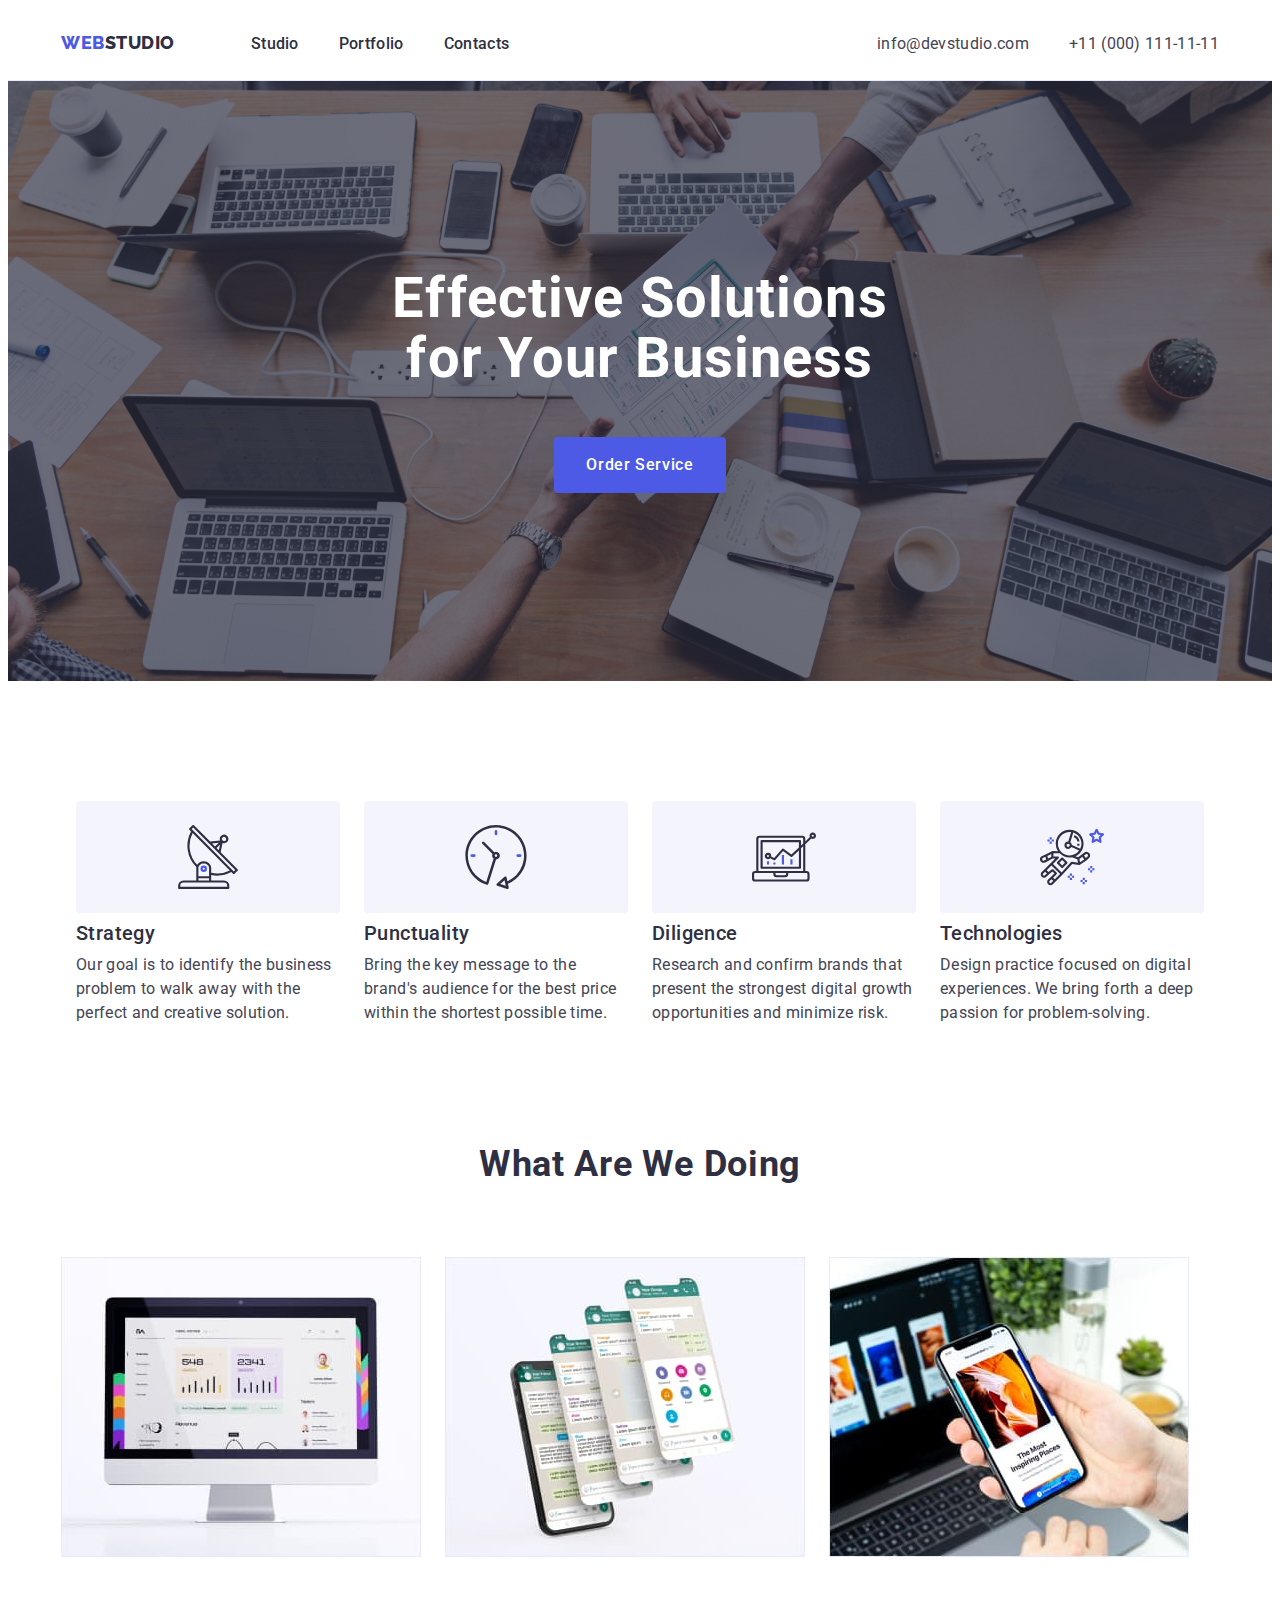
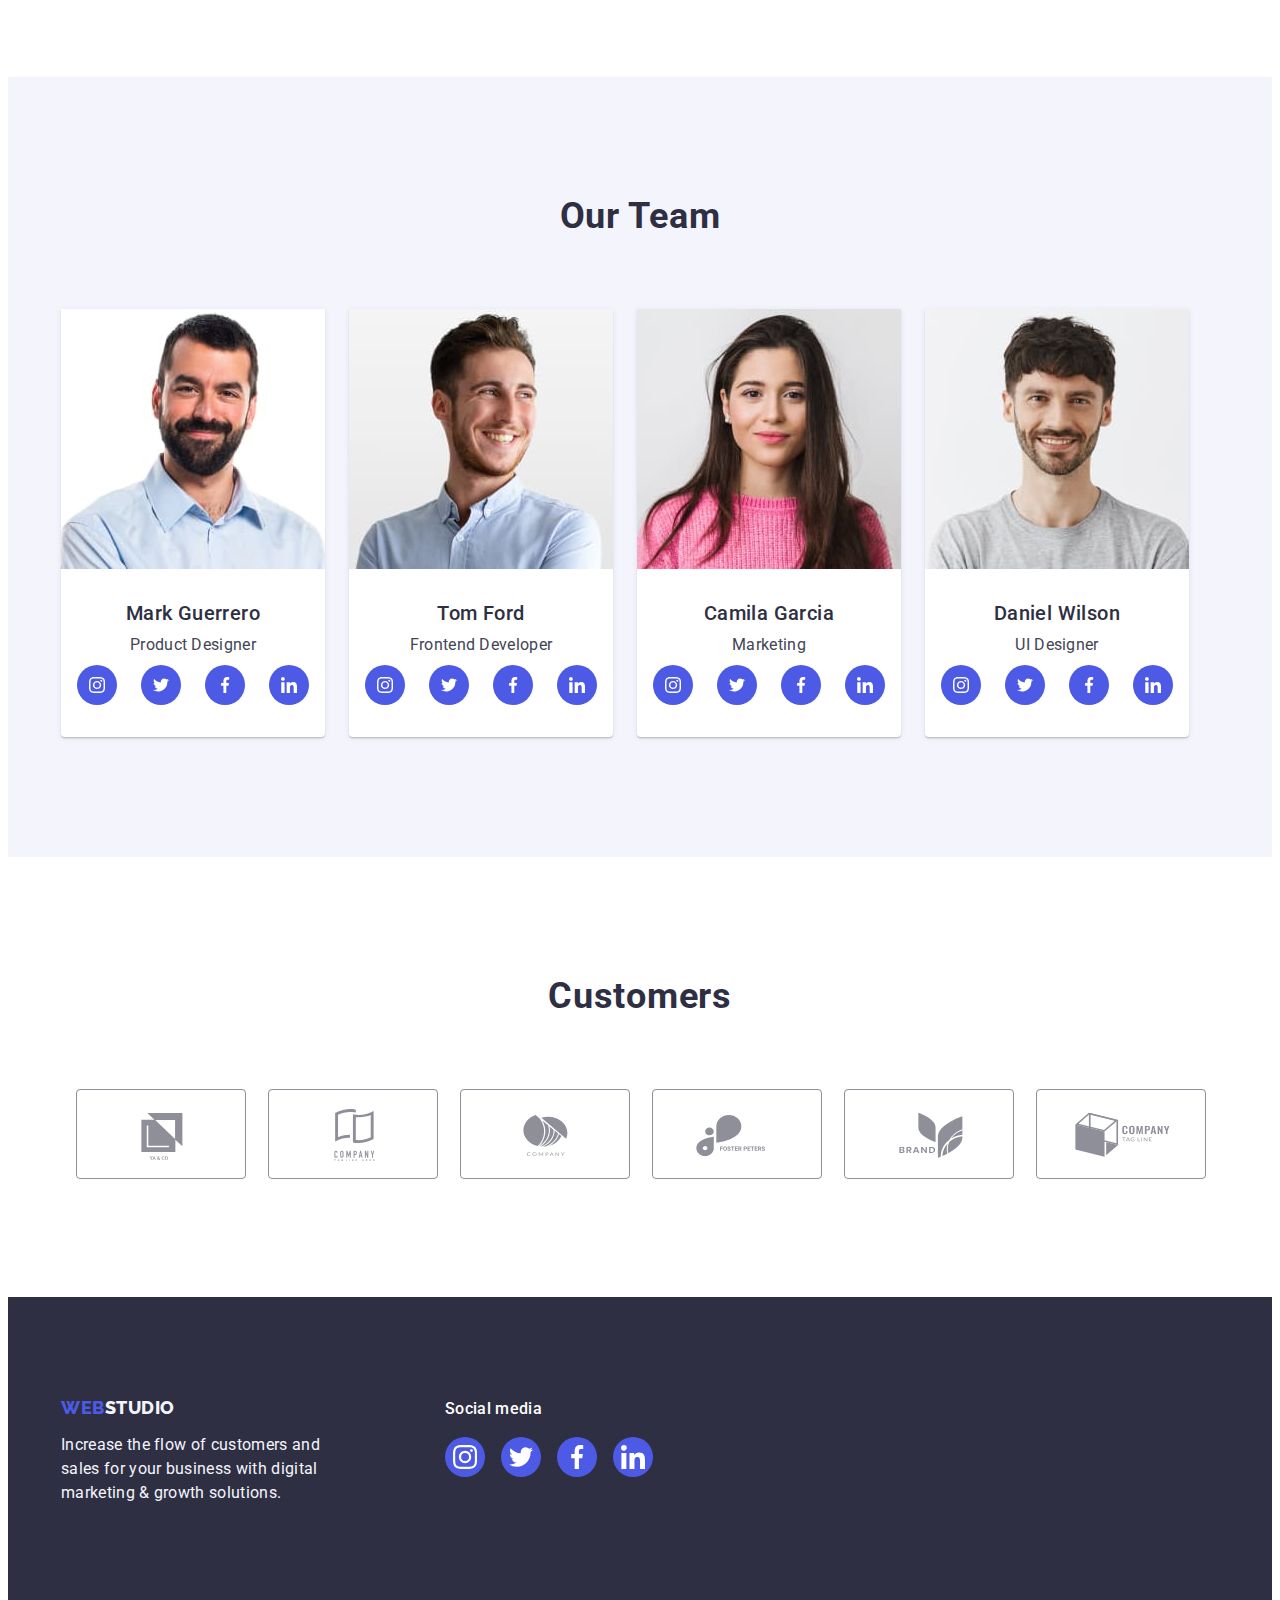
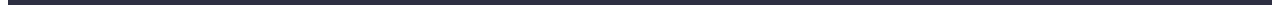
<file: index.html>
<!DOCTYPE html>
<html lang="en">
  <head>
    <meta charset="UTF-8" />
    <meta http-equiv="X-UA-Compatible" content="IE=edge" />
    <meta name="viewport" content="width=device-width, initial-scale=1.0" />
    <title>Web Studio</title>
    <link rel="preconnect" href="https://fonts.googleapis.com" />
    <link rel="preconnect" href="https://fonts.gstatic.com" crossorigin />
    <link
      href="https://fonts.googleapis.com/css2?family=Raleway:wght@800&family=Roboto:wght@400;500;700&display=swap"
      rel="stylesheet"
    />
    <link
      rel="stylesheet"
      href="https://cdnjs.cloudflare.com/ajax/libs/modern-normalize/1.1.0/modern-normalize.min.css"
      integrity="sha512-wpPYUAdjBVSE4KJnH1VR1HeZfpl1ub8YT/NKx4PuQ5NmX2tKuGu6U/JRp5y+Y8XG2tV+wKQpNHVUX03MfMFn9Q=="
      crossorigin="anonymous"
      referrerpolicy="no-referrer"
    />
    <link rel="stylesheet" href="./css/styles.css" />
  </head>
  <body>
    <!--Site header-->

    <header class="header">
      <div class="container main-cont">
        <nav class="header-navigation">
          <a href="./index.html" class="header-logo link">
            Web<span class="nav-logo">Studio</span>
          </a>
          <ul class="header-list list">
            <li class="header-item">
              <a href="./index.html" class="header-link link">Studio</a>
            </li>
            <li class="header-item">
              <a href="./portfolio.html" class="header-link link">Portfolio</a>
            </li>
            <li class="header-item">
              <a href="" class="header-link link">Contacts</a>
            </li>
          </ul>
        </nav>
        <address class="header-contacts">
          <ul class="site-nav list">
            <li class="header-item">
              <a href="mailto:info@devstudio.com" class="contacts link"
                >info@devstudio.com</a
              >
            </li>
            <li class="header-item">
              <a href="tel:+11(000)1111111" class="contacts link"
                >+11 (000) 111-11-11</a
              >
            </li>
          </ul>
        </address>
      </div>
    </header>

    <main>
      <!--Hero Image  -->
      <section class="hero">
        <div class="container">
          <h1 class="hero-title">Effective Solutions for Your Business</h1>
          <button type="button" class="hero-btn primary-btn">
            Order Service
          </button>
        </div>
      </section>

      <!--Short description-->
      <section class="section">
        <div class="container">
          <h2 class="visually-hidden">Work examples</h2>
          <ul class="section-list list">
            <li class="list-item">
              <div class="description-list-icon">
                <svg class="description-icon" width="64" height="64">
                  <use href="./images/description.svg#icon-antenna"></use>
                </svg>
              </div>

              <h3 class="list-title">Strategy</h3>
              <p class="list-text">
                Our goal is to identify the business problem to walk away with
                the perfect and creative solution.
              </p>
            </li>
            <li class="list-item">
              <div class="description-list-icon">
                <svg class="description-icon" width="64" height="64">
                  <use href="./images/description.svg#icon-clock"></use>
                </svg>
              </div>
              <h3 class="list-title">Punctuality</h3>
              <p class="list-text">
                Bring the key message to the brand's audience for the best price
                within the shortest possible time.
              </p>
            </li>
            <li class="list-item">
              <div class="description-list-icon">
                <svg class="description-icon" width="64" height="64">
                  <use href="./images/description.svg#icon-diagram"></use>
                </svg>
              </div>

              <h3 class="list-title">Diligence</h3>
              <p class="list-text">
                Research and confirm brands that present the strongest digital
                growth opportunities and minimize risk.
              </p>
            </li>
            <li class="list-item">
              <div class="description-list-icon">
                <svg class="description-icon" width="64" height="64">
                  <use href="./images/description.svg#icon-astronaut"></use>
                </svg>
              </div>

              <h3 class="list-title">Technologies</h3>
              <p class="list-text">
                Design practice focused on digital experiences. We bring forth a
                deep passion for problem-solving.
              </p>
            </li>
          </ul>
        </div>
      </section>

      <!--What are we doing?-->
      <section class="section third">
        <div class="container">
          <h2 class="section-title">What Are We Doing</h2>
          <ul class="third-list list">
            <li class="third-item">
              <img
                src="./images/work-1.jpg"
                alt="What are we doing"
                width="360"
                height="300"
                class="img"
              />
            </li>
            <li class="third-item">
              <img
                src="./images/work-2.jpg"
                alt="What are we doing"
                width="360"
                height="300"
                class="img"
              />
            </li>
            <li class="third-item">
              <img
                src="./images/work-3.jpg"
                alt="What are we doing"
                width="360"
                height="300"
                class="img"
              />
            </li>
          </ul>
        </div>
      </section>

      <!--Our team-->
      <section class="section-team">
        <div class="container">
          <h2 class="team-title">Our Team</h2>
          <ul class="team-list list">
            <li class="team-item">
              <img
                src="./images/prod_des.jpg"
                alt="Product Designer"
                width="264"
                height="260"
                class="img"
              />
              <div class="card-text">
                <h3 class="list-title team">Mark Guerrero</h3>
                <p class="list-text team">Product Designer</p>
                <ul class="soc-list list">
                  <li class="soc-item">
                    <a href="" class="soc-link foot link">
                      <svg class="soc-icon" width="16" height="16">
                        <use href="./images/icon.svg#icon-instagram-2"></use>
                      </svg>
                    </a>
                  </li>
                  <li class="soc-item">
                    <a href="" class="soc-link link">
                      <svg class="soc-icon" width="16" height="16">
                        <use href="./images/icon.svg#icon-twitter-1"></use>
                      </svg>
                    </a>
                  </li>
                  <li class="soc-item">
                    <a href="" class="soc-link link">
                      <svg class="soc-icon" width="16" height="16">
                        <use href="./images/icon.svg#icon-facebook-1"></use>
                      </svg>
                    </a>
                  </li>
                  <li class="soc-item">
                    <a href="" class="soc-link link">
                      <svg class="soc-icon" width="16" height="16">
                        <use href="./images/icon.svg#icon-linkedin-1"></use>
                      </svg>
                    </a>
                  </li>
                </ul>
              </div>
            </li>
            <li class="team-item">
              <img
                src="./images/front_dev.jpg"
                alt="Frontend Developer"
                width="264"
                height="260"
                class="img"
              />
              <div class="card-text">
                <h3 class="list-title team">Tom Ford</h3>
                <p class="list-text team">Frontend Developer</p>
                <ul class="soc-list list">
                  <li class="soc-item">
                    <a href="" class="soc-link link">
                      <svg class="soc-icon" width="16" height="16">
                        <use href="./images/icon.svg#icon-instagram-2"></use>
                      </svg>
                    </a>
                  </li>
                  <li class="soc-item">
                    <a href="" class="soc-link link">
                      <svg class="soc-icon" width="16" height="16">
                        <use href="./images/icon.svg#icon-twitter-1"></use>
                      </svg>
                    </a>
                  </li>
                  <li class="soc-item">
                    <a href="" class="soc-link link">
                      <svg class="soc-icon" width="16" height="16">
                        <use href="./images/icon.svg#icon-facebook-1"></use>
                      </svg>
                    </a>
                  </li>
                  <li class="soc-item">
                    <a href="" class="soc-link link">
                      <svg class="soc-icon" width="16" height="16">
                        <use href="./images/icon.svg#icon-linkedin-1"></use>
                      </svg>
                    </a>
                  </li>
                </ul>
              </div>
            </li>
            <li class="team-item">
              <img
                src="./images/marketing.jpg"
                alt="Marketing"
                width="264"
                height="260"
                class="img"
              />
              <div class="card-text">
                <h3 class="list-title team">Camila Garcia</h3>
                <p class="list-text team">Marketing</p>
                <ul class="soc-list list">
                  <li class="soc-item">
                    <a href="" class="soc-link link">
                      <svg class="soc-icon" width="16" height="16">
                        <use href="./images/icon.svg#icon-instagram-2"></use>
                      </svg>
                    </a>
                  </li>
                  <li class="soc-item">
                    <a href="" class="soc-link link">
                      <svg class="soc-icon" width="16" height="16">
                        <use href="./images/icon.svg#icon-twitter-1"></use>
                      </svg>
                    </a>
                  </li>
                  <li class="soc-item">
                    <a href="" class="soc-link link">
                      <svg class="soc-icon" width="16" height="16">
                        <use href="./images/icon.svg#icon-facebook-1"></use>
                      </svg>
                    </a>
                  </li>
                  <li class="soc-item">
                    <a href="" class="soc-link link">
                      <svg class="soc-icon" width="16" height="16">
                        <use href="./images/icon.svg#icon-linkedin-1"></use>
                      </svg>
                    </a>
                  </li>
                </ul>
              </div>
            </li>
            <li class="team-item">
              <img
                src="./images/ul_des.jpg"
                alt="UI Designer"
                width="264"
                height="260"
                class="img"
              />
              <div class="card-text">
                <h3 class="list-title team">Daniel Wilson</h3>
                <p class="list-text team">UI Designer</p>
                <ul class="soc-list list">
                  <li class="soc-item">
                    <a href="" class="soc-link link">
                      <svg class="soc-icon" width="16" height="16">
                        <use href="./images/icon.svg#icon-instagram-2"></use>
                      </svg>
                    </a>
                  </li>
                  <li class="soc-item">
                    <a href="" class="soc-link link">
                      <svg class="soc-icon" width="16" height="16">
                        <use href="./images/icon.svg#icon-twitter-1"></use>
                      </svg>
                    </a>
                  </li>
                  <li class="soc-item">
                    <a href="" class="soc-link link">
                      <svg class="soc-icon" width="16" height="16">
                        <use href="./images/icon.svg#icon-facebook-1"></use>
                      </svg>
                    </a>
                  </li>
                  <li class="soc-item">
                    <a href="" class="soc-link link">
                      <svg class="soc-icon" width="16" height="16">
                        <use href="./images/icon.svg#icon-linkedin-1"></use>
                      </svg>
                    </a>
                  </li>
                </ul>
              </div>
            </li>
          </ul>
        </div>
      </section>

      <!--Customers -->
      <section class="section customer">
        <div class="container">
          <h2 class="section-title">Customers</h2>
          <ul class="customer-list list">
            <li class="customer-item">
              <a href="" class="customer-link link">
                <svg class="customer-icon" width="104" height="56">
                  <use href="./images/customer.svg#icon-customer-1"></use>
                </svg>
              </a>
            </li>
            <li class="customer-item">
              <a href="" class="customer-link link">
                <svg class="customer-icon" width="104" height="56">
                  <use href="./images/customer.svg#icon-customer-2"></use>
                </svg>
              </a>
            </li>
            <li class="customer-item">
              <a href="" class="customer-link link">
                <svg class="customer-icon" width="104" height="56">
                  <use href="./images/customer.svg#icon-customer-3"></use>
                </svg>
              </a>
            </li>
            <li class="customer-item">
              <a href="" class="customer-link link">
                <svg class="customer-icon" width="104" height="56">
                  <use href="./images/customer.svg#icon-customer-4"></use>
                </svg>
              </a>
            </li>
            <li class="customer-item">
              <a href="" class="customer-link link">
                <svg class="customer-icon" width="104" height="56">
                  <use href="./images/customer.svg#icon-customer-5"></use>
                </svg>
              </a>
            </li>
            <li class="customer-item">
              <a href="" class="customer-link link">
                <svg class="customer-icon" width="104" height="56">
                  <use href="./images/customer.svg#icon-customer-6"></use>
                </svg>
              </a>
            </li>
          </ul>
        </div>
      </section>
    </main>

    <!--Footer-->
    <footer class="footer">
      <div class="container">
        <div class="footer-content">
          <a href="./index.html" class="footer-logo link">
            Web<span class="footer-link-logo">Studio</span>
          </a>
          <p class="footer-text">
            Increase the flow of customers and sales for your business with
            digital marketing & growth solutions.
          </p>
        </div>

        <div class="footer-soc">
          <p class="footer-title">Social media</p>
          <ul class="footer-list list">
            <li class="footer-item">
              <a href="" class="footer-link link">
                <svg class="footer-icon" width="24" height="24">
                  <use href="./images/footer-icon.svg#icon-instagram"></use>
                </svg>
              </a>
            </li>
            <li class="footer-item">
              <a href="" class="footer-link link">
                <svg class="footer-icon" width="24" height="24">
                  <use href="./images/footer-icon.svg#icon-twitter"></use>
                </svg>
              </a>
            </li>
            <li class="footer-item">
              <a href="" class="footer-link link">
                <svg class="footer-icon" width="24" height="24">
                  <use href="./images/footer-icon.svg#icon-facebook"></use>
                </svg>
              </a>
            </li>
            <li class="footer-item">
              <a href="" class="footer-link link">
                <svg class="footer-icon" width="24" height="24">
                  <use href="./images/footer-icon.svg#icon-linkedin"></use>
                </svg>
              </a>
            </li>
          </ul>
        </div>
      </div>
    </footer>
  </body>
</html>
</file>
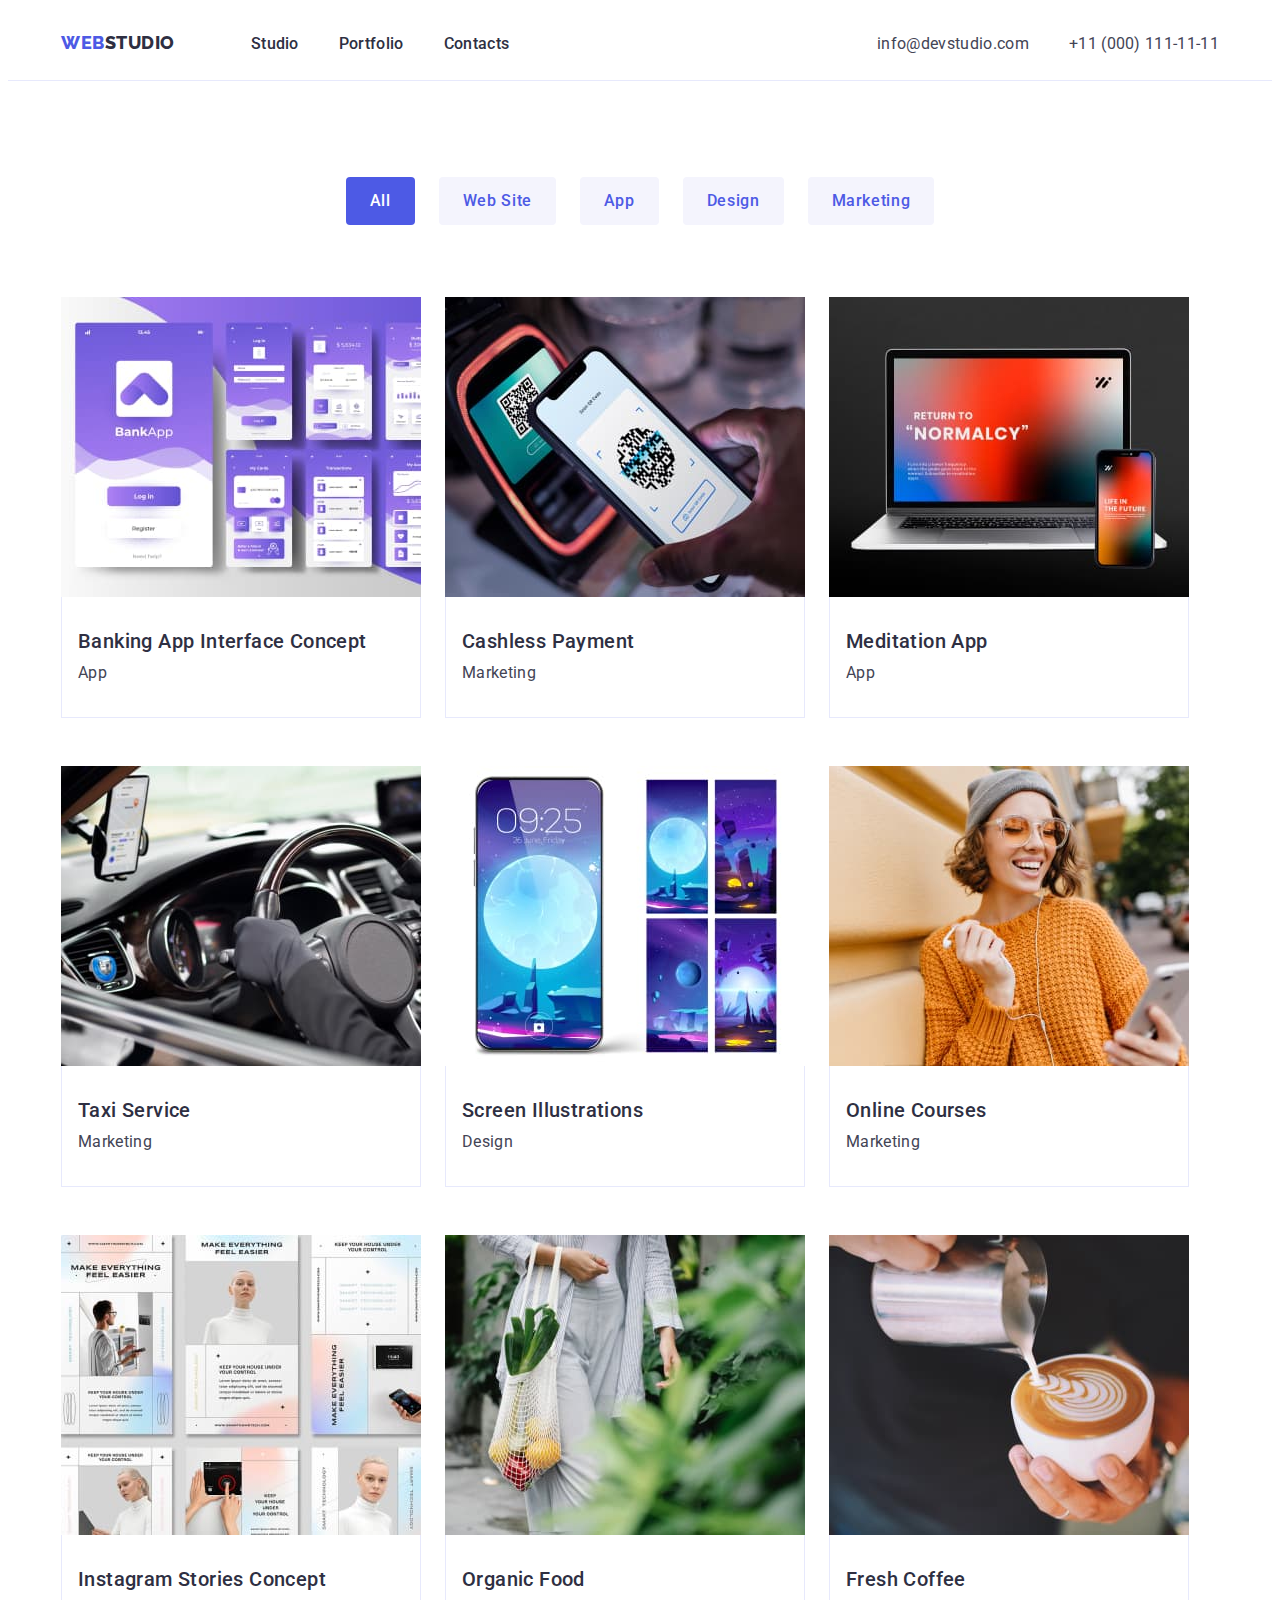
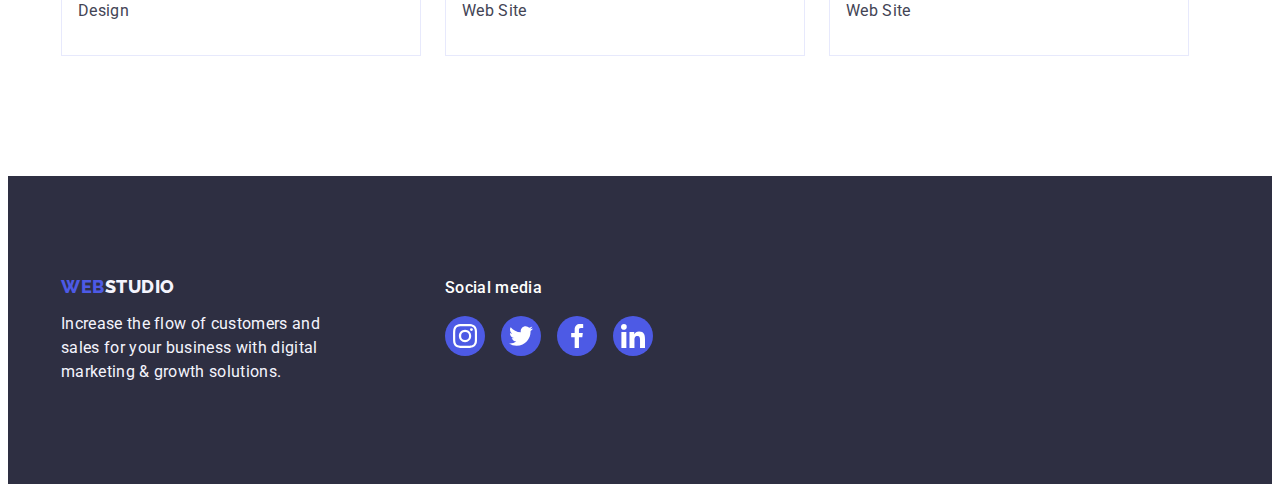
<file: portfolio.html>
<!DOCTYPE html>
<html lang="en">
  <head>
    <meta charset="UTF-8" />
    <meta http-equiv="X-UA-Compatible" content="IE=edge" />
    <meta name="viewport" content="width=device-width, initial-scale=1.0" />
    <title>Web Studio</title>
    <link rel="preconnect" href="https://fonts.googleapis.com" />
    <link rel="preconnect" href="https://fonts.gstatic.com" crossorigin />
    <link
      href="https://fonts.googleapis.com/css2?family=Raleway:wght@800&family=Roboto:wght@400;500;700&display=swap"
      rel="stylesheet"
    />
    <link
      rel="stylesheet"
      href="https://cdnjs.cloudflare.com/ajax/libs/modern-normalize/1.1.0/modern-normalize.min.css"
      integrity="sha512-wpPYUAdjBVSE4KJnH1VR1HeZfpl1ub8YT/NKx4PuQ5NmX2tKuGu6U/JRp5y+Y8XG2tV+wKQpNHVUX03MfMFn9Q=="
      crossorigin="anonymous"
      referrerpolicy="no-referrer"
    />
    <link rel="stylesheet" href="./css/styles.css" />
  </head>
  <body>
    <!--Site header-->
    <header class="header">
      <div class="container main-cont">
        <nav class="header-navigation">
          <a href="./index.html" class="header-logo link">
            Web<span class="nav-logo">Studio</span>
          </a>
          <ul class="header-list list">
            <li class="header-item">
              <a href="./index.html" class="header-link link">Studio</a>
            </li>
            <li class="header-item">
              <a href="./portfolio.html" class="header-link link">Portfolio</a>
            </li>
            <li class="header-item">
              <a href="" class="header-link link">Contacts</a>
            </li>
          </ul>
        </nav>
        <address class="header-contacts">
          <ul class="site-nav list">
            <li class="header-item">
              <a href="mailto:info@devstudio.com" class="contacts link"
                >info@devstudio.com</a
              >
            </li>
            <li class="header-item">
              <a href="tel:+11(000)1111111" class="contacts link"
                >+11 (000) 111-11-11</a
              >
            </li>
          </ul>
        </address>
      </div>
    </header>

    <main>
      <!-- Filter -->
      <section class="filter-section">
        <div class="container">
          <h1 class="visually-hidden">Filter</h1>
          <ul class="filter-list list">
            <li class="filter-item">
              <button class="portfolio-btn primary-btn" type="button">
                All
              </button>
            </li>
            <li class="filter-item">
              <button class="filter-btn primary-btn" type="button">
                Web Site
              </button>
            </li>
            <li class="filter-item">
              <button class="filter-btn primary-btn" type="button">App</button>
            </li>
            <li class="filter-item">
              <button class="filter-btn primary-btn" type="button">
                Design
              </button>
            </li>
            <li class="filter-item">
              <button class="filter-btn primary-btn" type="button">
                Marketing
              </button>
            </li>
          </ul>

          <ul class="portfolio-list list">
            <li class="portfolio-item list">
              <a href="" class="portfolio-link link">
                <img
                  src="./images/filter-1.jpg"
                  alt="Banking App Interface Concept"
                  width="360"
                  height="300"
                  class="img"
                />
                <div class="card-text border">
                  <h2 class="portfolio-title">Banking App Interface Concept</h2>
                  <p class="portfolio-text">App</p>
                </div>
              </a>
            </li>
            <li class="portfolio-item list">
              <a href="" class="portfolio-link link">
                <img
                  src="./images/filter-2.jpg"
                  alt="Cashless Payment"
                  width="360"
                  height="300"
                  class="img"
                />
                <div class="card-text border">
                  <h2 class="portfolio-title">Cashless Payment</h2>
                  <p class="portfolio-text">Marketing</p>
                </div>
              </a>
            </li>
            <li class="portfolio-item list">
              <a href="" class="portfolio-link link">
                <img
                  src="./images/filter-3.jpg"
                  alt="Meditation App"
                  width="360"
                  height="300"
                  class="img"
                />
                <div class="card-text border">
                  <h2 class="portfolio-title">Meditation App</h2>
                  <p class="portfolio-text">App</p>
                </div>
              </a>
            </li>
            <li class="portfolio-item list">
              <a href="" class="portfolio-link link">
                <img
                  src="./images/filter-4.jpg"
                  alt="Taxi Service"
                  width="360"
                  height="300"
                  class="img"
                />
                <div class="card-text border">
                  <h2 class="portfolio-title">Taxi Service</h2>
                  <p class="portfolio-text">Marketing</p>
                </div>
              </a>
            </li>
            <li class="portfolio-item list">
              <a href="" class="portfolio-link link">
                <img
                  src="./images/filter-5.jpg"
                  alt="Screen Illustrations"
                  width="360"
                  height="300"
                  class="img"
                />
                <div class="card-text border">
                  <h2 class="portfolio-title">Screen Illustrations</h2>
                  <p class="portfolio-text">Design</p>
                </div>
              </a>
            </li>
            <li class="portfolio-item list">
              <a href="" class="portfolio-link link">
                <img
                  src="./images/filter-6.jpg"
                  alt="Online Courses"
                  width="360"
                  height="300"
                  class="img"
                />
                <div class="card-text border">
                  <h2 class="portfolio-title">Online Courses</h2>
                  <p class="portfolio-text">Marketing</p>
                </div>
              </a>
            </li>
            <li class="portfolio-item list">
              <a href="" class="portfolio-link link">
                <img
                  src="./images/filter-7.jpg"
                  alt="Instagram Stories Concept"
                  width="360"
                  height="300"
                  class="img"
                />
                <div class="card-text border">
                  <h2 class="portfolio-title">Instagram Stories Concept</h2>
                  <p class="portfolio-text">Design</p>
                </div>
              </a>
            </li>
            <li class="portfolio-item list">
              <a href="" class="portfolio-link link">
                <img
                  src="./images/filter-8.jpg"
                  alt="Organic Food"
                  width="360"
                  height="300"
                  class="img"
                />
                <div class="card-text border">
                  <h2 class="portfolio-title">Organic Food</h2>
                  <p class="portfolio-text">Web Site</p>
                </div>
              </a>
            </li>
            <li class="portfolio-item list">
              <a href="" class="portfolio-link link">
                <img
                  src="./images/filter-9.jpg"
                  alt="Fresh Coffee"
                  width="360"
                  height="300"
                  class="img"
                />
                <div class="card-text border">
                  <h2 class="portfolio-title">Fresh Coffee</h2>
                  <p class="portfolio-text">Web Site</p>
                </div>
              </a>
            </li>
          </ul>
        </div>
      </section>
    </main>

    <!--Footer-->
    <footer class="footer">
      <div class="container">
        <div class="footer-content">
          <a href="./index.html" class="footer-logo link">
            Web<span class="footer-link-logo">Studio</span>
          </a>
          <p class="footer-text">
            Increase the flow of customers and sales for your business with
            digital marketing & growth solutions.
          </p>
        </div>

        <div class="footer-soc">
          <p class="footer-title">Social media</p>
          <ul class="footer-list list">
            <li class="footer-item">
              <a href="" class="footer-link link">
                <svg class="footer-icon" width="24" height="24">
                  <use href="./images/footer-icon.svg#icon-instagram"></use>
                </svg>
              </a>
            </li>
            <li class="footer-item">
              <a href="" class="footer-link link">
                <svg class="footer-icon" width="24" height="24">
                  <use href="./images/footer-icon.svg#icon-twitter"></use>
                </svg>
              </a>
            </li>
            <li class="footer-item">
              <a href="" class="footer-link link">
                <svg class="footer-icon" width="24" height="24">
                  <use href="./images/footer-icon.svg#icon-facebook"></use>
                </svg>
              </a>
            </li>
            <li class="footer-item">
              <a href="" class="footer-link link">
                <svg class="footer-icon" width="24" height="24">
                  <use href="./images/footer-icon.svg#icon-linkedin"></use>
                </svg>
              </a>
            </li>
          </ul>
        </div>
      </div>
    </footer>
  </body>
</html>
</file>
<file: css/styles.css>
:root {
  --main-page-color: #434455;
  --defoult-text-color: #2e2f42;
  --main-white-color: #ffffff;
  --main-cloud-color: #f4f4fd;
  --main-iris-color: #4d5ae5;
  --main-ocean-color: #404bbf;
}

body {
  background-color: var(--main-white-color);
  font-family: "Roboto", sans-serif;
  color: var(--main-page-color);
}

.visually-hidden {
  position: absolute;
  width: 1px;
  height: 1px;
  margin: -1px;
  border: 0;
  padding: 0;

  white-space: nowrap;
  clip-path: inset(100%);
  clip: rect(0 0 0 0);
  overflow: hidden;
}

.container {
  margin: 0 auto;
  width: 1158px;
  padding-left: 15px;
  padding-right: 15px;
  /* outline: 2px solid tomato; */
}

.list,
.link {
  padding: 0px;
  margin: 0px;

  list-style: none;
  text-decoration: none;
}

h1,
h2,
h3,
h4,
h5,
h6,
p {
  margin: 0;
}

/* Header */

.header {
  border-bottom: 1px solid #e7e9fc;
}

.main-cont {
  display: flex;
  align-items: center;
}

.header-navigation {
  display: flex;
  margin-right: auto;
}

.header-logo {
  display: block;
  padding-top: 24px;
  padding-bottom: 24px;
  margin-right: 76px;

  font-family: "Raleway", sans-serif;
  font-weight: 800;
  font-size: 18px;
  line-height: 1.17;
  letter-spacing: 0.03em;
  color: var(--main-iris-color);
  text-transform: uppercase;
}
.nav-logo {
  font-family: "Raleway", sans-serif;
  font-weight: 800;
  font-size: 18px;
  line-height: 1.17;
  letter-spacing: 0.03em;
  color: var(--defoult-text-color);
  text-transform: uppercase;
}

.header-list {
  display: flex;
}

.header-list .header-item + .header-item {
  margin-left: 40px;
}

.header-link {
  display: block;
  padding-top: 24px;
  padding-bottom: 24px;

  font-weight: 500;
  font-size: 16px;
  line-height: 1.5;
  letter-spacing: 0.02em;
  color: var(--defoult-text-color);
}

.header-link:hover,
.header-link:focus {
  color: var(--main-ocean-color);
}

.header-contacts {
  font-style: normal;
}

.site-nav {
  display: flex;
}

.site-nav .header-item + .header-item {
  margin-left: 40px;
}

.contacts {
  display: block;
  padding-top: 24px;
  padding-bottom: 24px;

  font-size: 16px;
  line-height: 1.5;
  letter-spacing: 0.02em;
  color: var(--main-page-color);
}

.contacts:hover,
.contacts:focus {
  color: var(--main-ocean-color);
}

/* Hero */

.hero {
  padding: 188px 0;
  margin: 0 auto;
  max-width: 1440px;

  text-align: center;
  background-color: var(--defoult-text-color);
  background-image: linear-gradient(
      rgba(46, 47, 66, 0.7),
      rgba(46, 47, 66, 0.7)
    ),
    url(../images/hero-bg.jpg);
  background-repeat: no-repeat;
  background-position: center;
  background-size: cover;
}

.hero-title {
  margin-bottom: 48px;
  margin-left: auto;
  margin-right: auto;
  width: 496px;

  font-size: 56px;
  line-height: 1.07;
  letter-spacing: 0.02em;
  text-align: center;
  color: var(--main-white-color);
}

.hero-btn {
  padding: 16px 32px;

  min-width: 169px;
  color: var(--main-white-color);
  background-color: var(--main-iris-color);
}

.hero-btn:hover,
.hero-btn:focus {
  background-color: var(--main-ocean-color);
}

/* Short Description */

.section {
  padding-top: 120px;
}

.section-title {
  margin-bottom: 72px;
  font-size: 36px;

  line-height: 1.11;
  text-align: center;
  letter-spacing: 0.02em;
  text-transform: capitalize;
  color: var(--defoult-text-color);
}

.section-list {
  display: flex;
  justify-content: center;
  gap: 24px;
}

.list-item {
  width: 264px;
}

.description-list-icon {
  display: flex;
  align-items: center;
  justify-content: center;
  margin-bottom: 8px;
  height: 112px;

  background: #f4f4fd;
  border-radius: 4px;
}

.list-item:nth-child(4) {
  margin-right: 0px;
}

.list-title {
  margin-bottom: 8px;

  font-weight: 500;
  font-size: 20px;
  line-height: 1.2;
  letter-spacing: 0.02em;
  color: var(--defoult-text-color);
}

.list-text {
  margin-bottom: 0px;

  font-size: 16px;
  line-height: 1.5;
  letter-spacing: 0.02em;
}

/* What are we doing? */

.section.third {
  padding-bottom: 120px;
}

.third-list {
  display: flex;
  flex-wrap: wrap;
}

.third-item {
  display: block;
  margin-right: 24px;
}

.third-item:nth-child(3) {
  margin-right: 0px;
}

.img {
  display: block;
}

/* Out team */

.section-team {
  padding: 120px 0;

  background-color: var(--main-cloud-color);
}

.team-title {
  margin-bottom: 72px;

  font-size: 36px;
  line-height: 1.11;
  text-align: center;
  letter-spacing: 0.02em;
  text-transform: capitalize;
  color: var(--defoult-text-color);
}

.team-list {
  display: flex;
}

.team-item {
  width: 264px;
  margin-right: 24px;

  background-color: var(--main-white-color);
  box-shadow: 0px 1px 6px rgba(46, 47, 66, 0.08),
    0px 1px 1px rgba(46, 47, 66, 0.16), 0px 2px 1px rgba(46, 47, 66, 0.08);
  border-radius: 0px 0px 4px 4px;
}

.team-item:nth-child(4) {
  margin-right: 0px;
}

.card-text {
  padding: 32px 16px;
}

.list-title.team {
  text-align: center;
}

.list-text.team {
  margin-bottom: 8px;
  text-align: center;
}

.soc-list {
  display: flex;
  justify-content: center;
  gap: 24px;
}

.soc-item {
  width: 40px;
  height: 40px;
}

.soc-link {
  width: 100%;
  height: 100%;
  border-radius: 50%;
  background-color: var(--main-iris-color);
  display: flex;
  align-items: center;
  justify-content: center;
}

.soc-icon {
  fill: var(--main-white-color);
}

.soc-link:is(:hover, :focus) {
  background-color: var(--main-ocean-color);
}

/* Customer */

.section.customer {
  padding-bottom: 120px;
}

.customer-list {
  display: flex;
  justify-content: center;
  gap: 24px;
}

.customer-item {
  width: 168px;
  height: 88px;
}

.customer-link {
  width: 100%;
  height: 100%;
  color: #8e8f99;
  border: 1px solid currentColor;
  border-radius: 4px;
  display: flex;
  align-items: center;
  justify-content: center;
}

.customer-icon {
  fill: currentColor;
}

.customer-link:is(:hover, :focus) {
  color: var(--main-ocean-color);
}

/* Footer */

.footer {
  padding: 100px 0;
  background-color: var(--defoult-text-color);
}

.footer .container {
  display: flex;
}

.footer-content {
  margin-right: 120px;
}

.footer-logo {
  display: block;
  margin-bottom: 15px;

  font-family: "Raleway", sans-serif;
  font-weight: 800;
  font-size: 18px;
  line-height: 1.17;
  letter-spacing: 0.03em;
  color: var(--main-iris-color);
  text-transform: uppercase;
}

.footer-link-logo {
  font-family: "Raleway", sans-serif;
  font-weight: 800;
  font-size: 18px;
  line-height: 1.17;
  letter-spacing: 0.03em;
  color: var(--main-cloud-color);
  text-transform: uppercase;
}

.footer-text {
  width: 264px;
  font-size: 16px;

  line-height: 1.5;
  letter-spacing: 0.02em;
  color: var(--main-cloud-color);
}

.footer-title {
  margin-bottom: 16px;

  font-family: "Roboto", sans-serif;
  font-weight: 500;
  font-size: 16px;
  line-height: 1.5;
  letter-spacing: 0.02em;
  color: var(--main-white-color);
}

.footer-list {
  display: flex;
  justify-content: center;
  gap: 16px;
}

.footer-item {
  width: 40px;
  height: 40px;
}

.footer-link {
  width: 100%;
  height: 100%;
  border-radius: 50%;
  background-color: var(--main-iris-color);
  display: flex;
  align-items: center;
  justify-content: center;
}

.footer-icon {
  fill: var(--main-white-color);
}

.footer-link:is(:hover, :focus) {
  background-color: #31d0aa;
}

/* Button */

.primary-btn {
  display: inline-block;
  border-radius: 4px;

  font-family: "Roboto", sans-serif;
  font-weight: 500;
  font-size: 16px;
  line-height: 1.5;
  cursor: pointer;
  letter-spacing: 0.04em;
  text-align: center;
  border: none;
}

/* Portfolio */

.filter-section {
  padding-top: 96px;
  padding-bottom: 120px;
}

.filter-list {
  display: flex;
  flex-wrap: wrap;
  justify-content: center;
  margin-bottom: 72px;
}

.portfolio-btn:is(:hover, :focus),
.filter-btn:is(:hover, :focus) {
  box-shadow: 0px 3px 1px rgba(0, 0, 0, 0.1), 0px 2px 1px rgba(0, 0, 0, 0.08),
    0px 2px 2px rgba(0, 0, 0, 0.12);
}

.filter-list .filter-item + .filter-item {
  margin-left: 24px;
}

.portfolio-btn {
  padding: 12px 24px;
  min-width: 69px;

  color: var(--main-white-color);
  background-color: var(--main-iris-color);
}

.portfolio-btn:is(:hover, :focus) {
  color: var(--main-white-color);
  background-color: var(--main-ocean-color);
}

.filter-btn {
  padding: 12px 24px;
  min-width: 69px;

  color: #4d5ae5;
  background: #f4f4fd;
}

.filter-btn:is(:hover, :focus) {
  color: var(--main-white-color);
  background-color: var(--main-ocean-color);
}

.portfolio-list {
  display: flex;
  flex-wrap: wrap;
}

.portfolio-item {
  width: 360px;
  margin-right: 24px;
  margin-bottom: 48px;
}

.portfolio-item:nth-child(3n) {
  margin-right: 0px;
}

.portfolio-item:nth-last-child(-n + 3) {
  margin-bottom: 0px;
}

.portfolio-link {
  display: block;
}

.portfolio-link:is(:hover, :focus) {
  box-shadow: 0px 1px 6px rgba(46, 47, 66, 0.08),
    0px 1px 1px rgba(46, 47, 66, 0.16), 0px 2px 1px rgba(46, 47, 66, 0.08);
}

.portfolio-title {
  padding-bottom: 8px;

  font-weight: 500;
  font-size: 20px;
  line-height: 1.2;
  letter-spacing: 0.02em;
  color: var(--defoult-text-color);
}

.portfolio-text {
  font-size: 16px;
  line-height: 1.5;
  letter-spacing: 0.02em;
  color: var(--main-page-color);
}

.border {
  border: 1px solid #e7e9fc;
  border-top: none;
}
</file>
